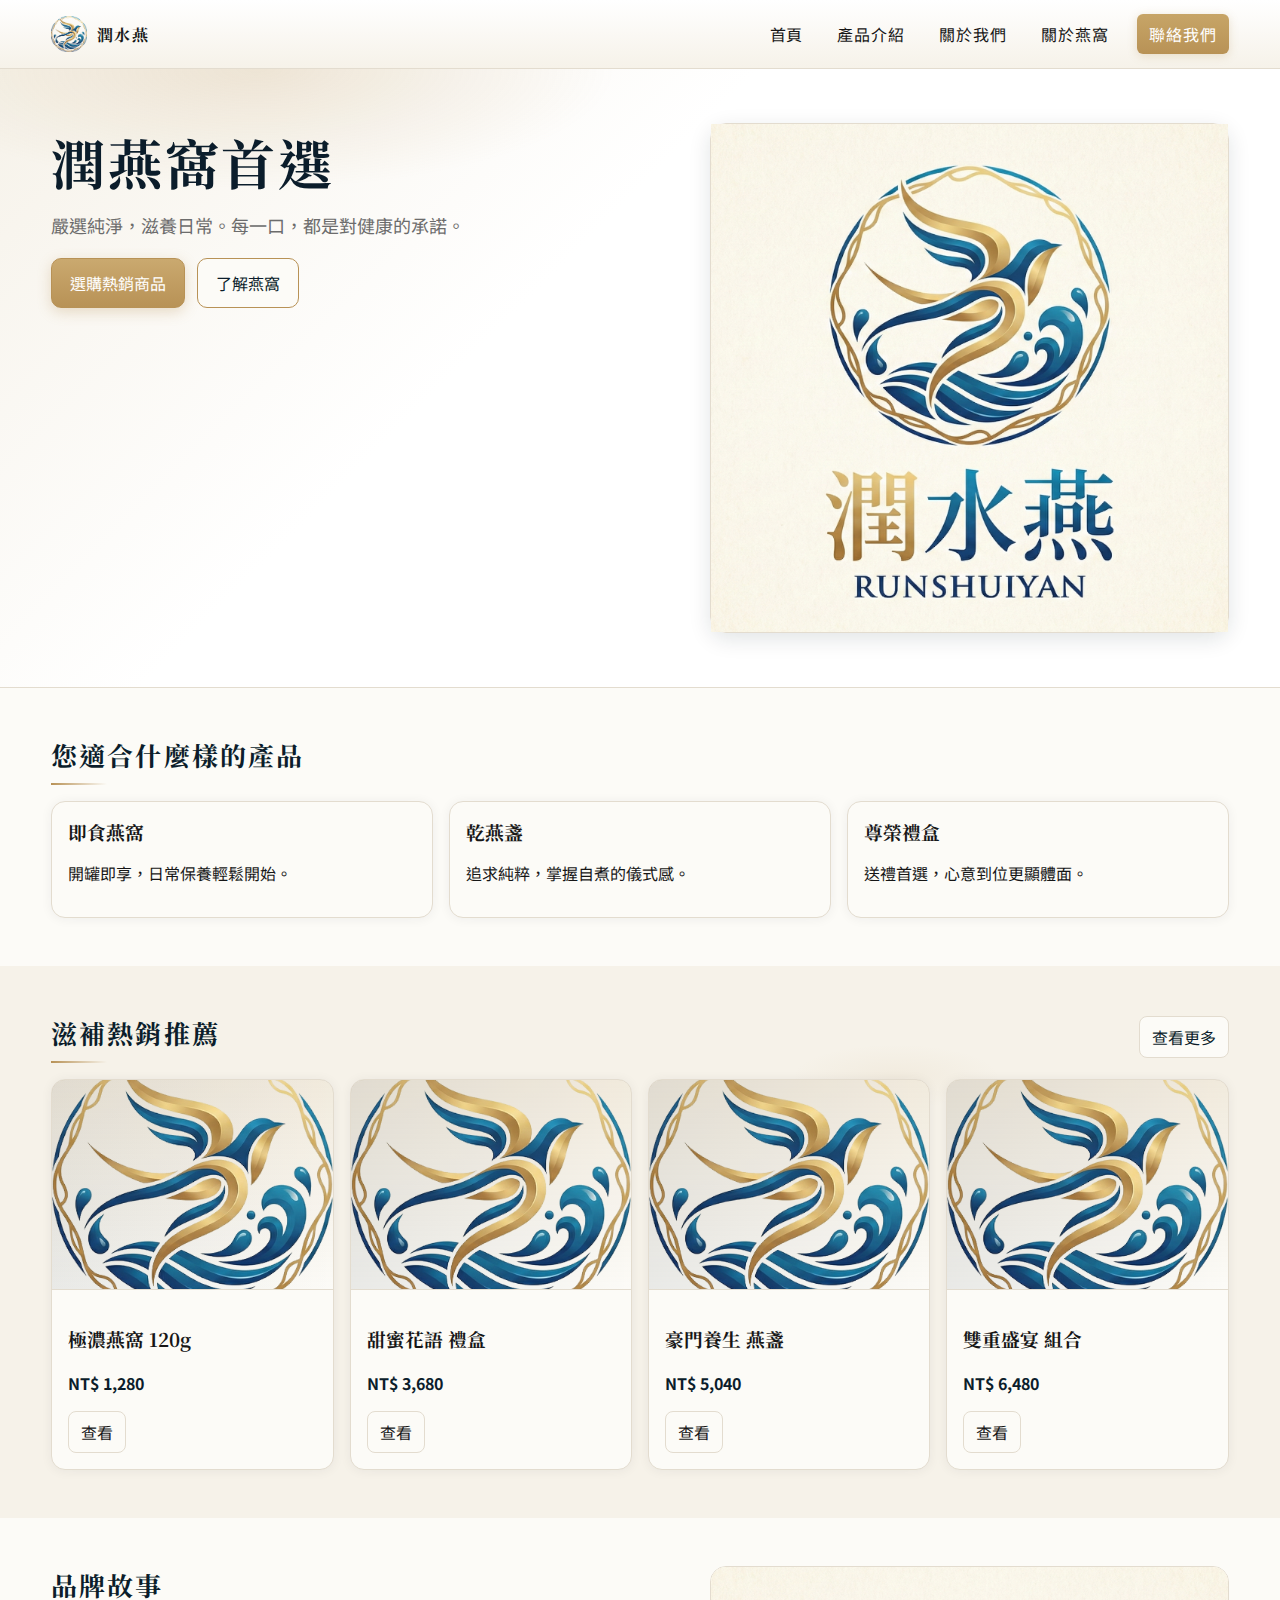
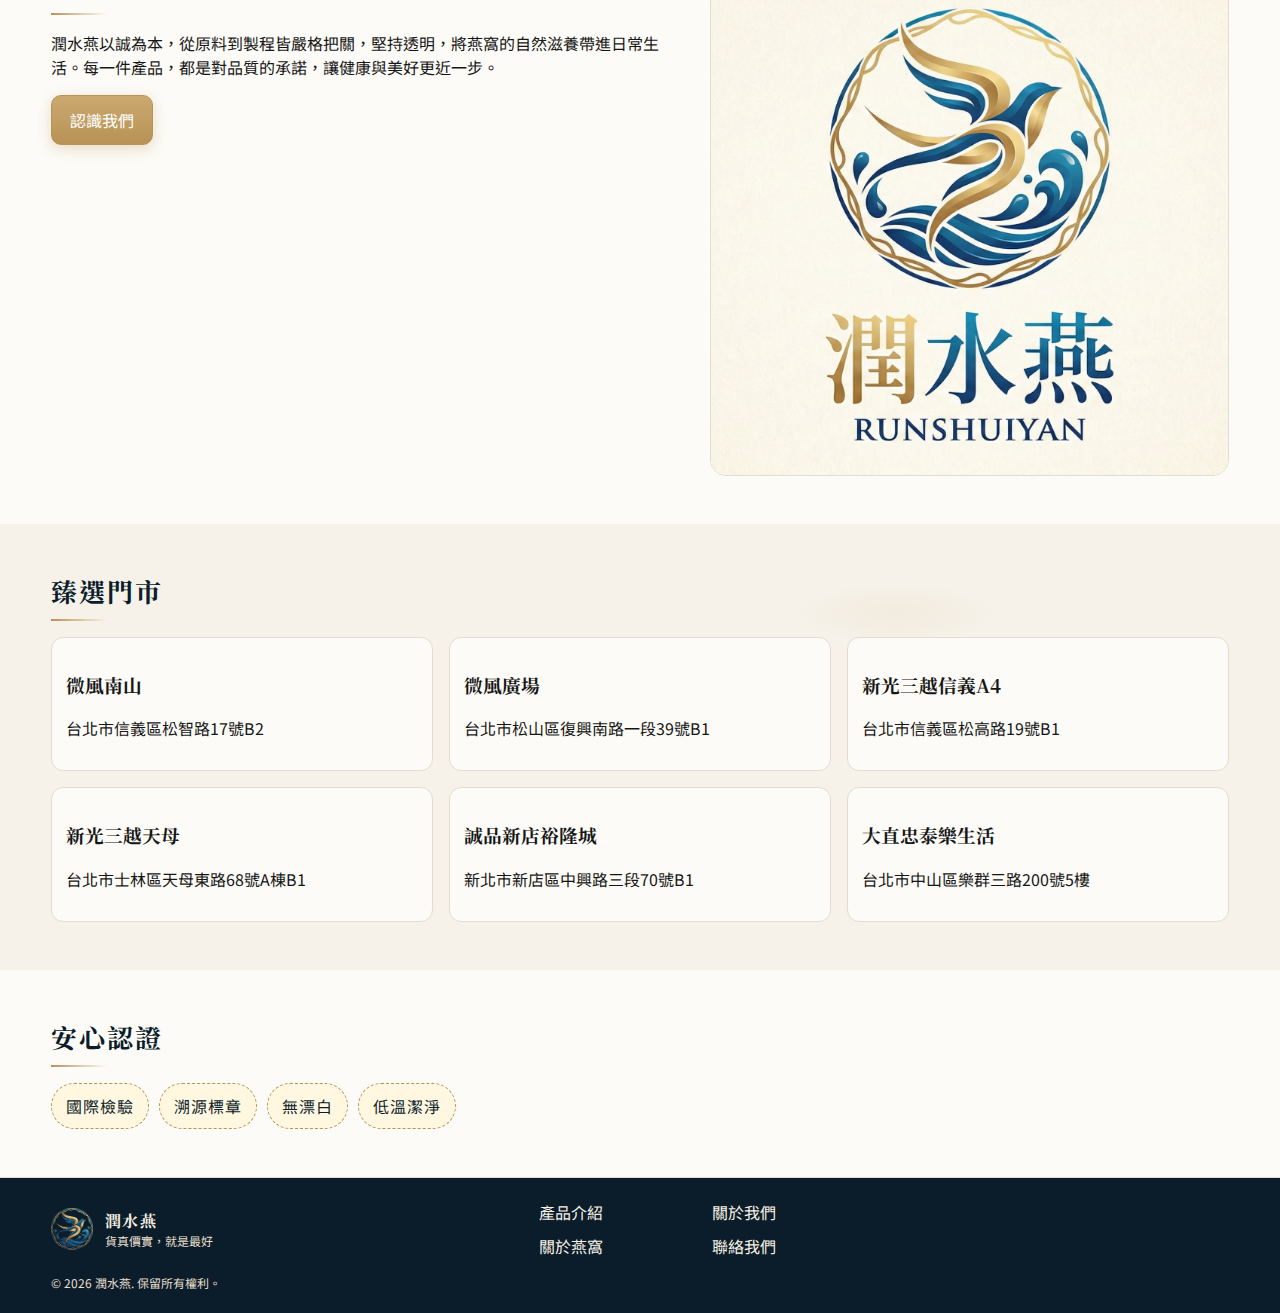
<file: index.html>
<!DOCTYPE html>
<html lang="zh-Hant">
<head>
  <meta charset="utf-8">
  <meta name="viewport" content="width=device-width, initial-scale=1">
  <title>潤水燕｜燕窩形象網站</title>
  <meta name="description" content="潤水燕，專注燕窩的頂級品牌。熱銷商品、品牌故事、安心認證、門市資訊與聯絡我們。">
  <link rel="preconnect" href="https://fonts.googleapis.com">
  <link rel="preconnect" href="https://fonts.gstatic.com" crossorigin>
  <link href="https://fonts.googleapis.com/css2?family=Noto+Sans+TC:wght@300;400;500;700&family=Noto+Serif+TC:wght@400;600;700&display=swap" rel="stylesheet">
  <link rel="stylesheet" href="styles/main.css">
  <link rel="icon" href="logo/LOGO.png" type="image/png">
</head>
<body>
  <header class="site-header">
    <div class="container header-inner">
      <a class="brand" href="index.html">
        <img class="brand-logo" src="logo/LOGO.png" alt="潤水燕品牌標誌">
        <span class="brand-name">潤水燕</span>
      </a>
      <button class="nav-toggle" aria-label="切換選單" aria-expanded="false">☰</button>
      <nav class="site-nav">
        <a href="index.html">首頁</a>
        <a href="products.html">產品介紹</a>
        <a href="about.html">關於我們</a>
        <a href="birdnest.html">關於燕窩</a>
        <a href="contact.html" class="cta-link">聯絡我們</a>
      </nav>
    </div>
  </header>
  <div class="nav-backdrop" aria-hidden="true"></div>

  <main>
    <section class="hero">
      <div class="container hero-inner">
        <div class="hero-text">
          <h1>潤燕窩首選</h1>
          <p>嚴選純淨，滋養日常。每一口，都是對健康的承諾。</p>
          <div class="hero-actions">
            <a class="btn primary" href="products.html">選購熱銷商品</a>
            <a class="btn ghost" href="birdnest.html">了解燕窩</a>
          </div>
        </div>
        <div class="hero-visual">
          <img src="logo/Gemini_Generated_Image_g7a5kkg7a5kkg7a5.png" alt="潤水燕品牌視覺">
        </div>
      </div>
    </section>

    <section class="section">
      <div class="container">
        <h2 class="section-title">您適合什麼樣的產品</h2>
        <div class="cards three">
          <a class="card link-card" href="products.html#ready-to-eat">
            <div class="card-body">
              <h3>即食燕窩</h3>
              <p>開罐即享，日常保養輕鬆開始。</p>
            </div>
          </a>
          <a class="card link-card" href="products.html#dried-nest">
            <div class="card-body">
              <h3>乾燕盞</h3>
              <p>追求純粹，掌握自煮的儀式感。</p>
            </div>
          </a>
          <a class="card link-card" href="products.html#gifting">
            <div class="card-body">
              <h3>尊榮禮盒</h3>
              <p>送禮首選，心意到位更顯體面。</p>
            </div>
          </a>
        </div>
      </div>
    </section>

    <section class="section alt">
      <div class="container">
        <div class="section-head">
          <h2 class="section-title">滋補熱銷推薦</h2>
          <a class="section-cta" href="products.html">查看更多</a>
        </div>
        <div class="cards four">
          <div class="card product">
            <div class="product-thumb">
              <img src="logo/LOGO.png" alt="極濃燕窩 120g">
            </div>
            <div class="card-body">
              <h3>極濃燕窩 120g</h3>
              <p class="price">NT$ 1,280</p>
              <a class="btn small" href="products.html#ready-to-eat">查看</a>
            </div>
          </div>
          <div class="card product">
            <div class="product-thumb">
              <img src="logo/LOGO.png" alt="甜蜜花語 禮盒">
            </div>
            <div class="card-body">
              <h3>甜蜜花語 禮盒</h3>
              <p class="price">NT$ 3,680</p>
              <a class="btn small" href="products.html#gifting">查看</a>
            </div>
          </div>
          <div class="card product">
            <div class="product-thumb">
              <img src="logo/LOGO.png" alt="豪門養生 燕盞">
            </div>
            <div class="card-body">
              <h3>豪門養生 燕盞</h3>
              <p class="price">NT$ 5,040</p>
              <a class="btn small" href="products.html#dried-nest">查看</a>
            </div>
          </div>
          <div class="card product">
            <div class="product-thumb">
              <img src="logo/LOGO.png" alt="雙重盛宴 組合">
            </div>
            <div class="card-body">
              <h3>雙重盛宴 組合</h3>
              <p class="price">NT$ 6,480</p>
              <a class="btn small" href="products.html#bundles">查看</a>
            </div>
          </div>
        </div>
      </div>
    </section>

    <section class="section">
      <div class="container about-split">
        <div class="about-text">
          <h2 class="section-title">品牌故事</h2>
          <p>潤水燕以誠為本，從原料到製程皆嚴格把關，堅持透明，將燕窩的自然滋養帶進日常生活。每一件產品，都是對品質的承諾，讓健康與美好更近一步。</p>
          <div class="about-actions">
            <a class="btn primary" href="about.html">認識我們</a>
          </div>
        </div>
        <div class="about-visual">
          <img src="logo/Gemini_Generated_Image_g7a5kkg7a5kkg7a5.png" alt="潤水燕品牌視覺">
        </div>
      </div>
    </section>

    <section class="section alt">
      <div class="container">
        <h2 class="section-title">臻選門市</h2>
        <div class="stores">
          <div class="store">
            <h3>微風南山</h3>
            <p>台北市信義區松智路17號B2</p>
          </div>
          <div class="store">
            <h3>微風廣場</h3>
            <p>台北市松山區復興南路一段39號B1</p>
          </div>
          <div class="store">
            <h3>新光三越信義A4</h3>
            <p>台北市信義區松高路19號B1</p>
          </div>
          <div class="store">
            <h3>新光三越天母</h3>
            <p>台北市士林區天母東路68號A棟B1</p>
          </div>
          <div class="store">
            <h3>誠品新店裕隆城</h3>
            <p>新北市新店區中興路三段70號B1</p>
          </div>
          <div class="store">
            <h3>大直忠泰樂生活</h3>
            <p>台北市中山區樂群三路200號5樓</p>
          </div>
        </div>
      </div>
    </section>

    <section class="section">
      <div class="container">
        <h2 class="section-title">安心認證</h2>
        <div class="badges">
          <div class="badge">國際檢驗</div>
          <div class="badge">溯源標章</div>
          <div class="badge">無漂白</div>
          <div class="badge">低溫潔淨</div>
        </div>
      </div>
    </section>
  </main>

  <footer class="site-footer">
    <div class="container footer-inner">
      <div class="footer-brand">
        <img src="logo/LOGO.png" alt="潤水燕品牌標誌">
        <div>
          <div class="brand-name">潤水燕</div>
          <div class="brand-slogan">貨真價實，就是最好</div>
        </div>
      </div>
      <div class="footer-links">
        <a href="products.html">產品介紹</a>
        <a href="about.html">關於我們</a>
        <a href="birdnest.html">關於燕窩</a>
        <a href="contact.html">聯絡我們</a>
      </div>
      <div class="footer-copy">© 2026 潤水燕. 保留所有權利。</div>
    </div>
  </footer>

  <script src="scripts/main.js"></script>
</body>
</html>
</file>
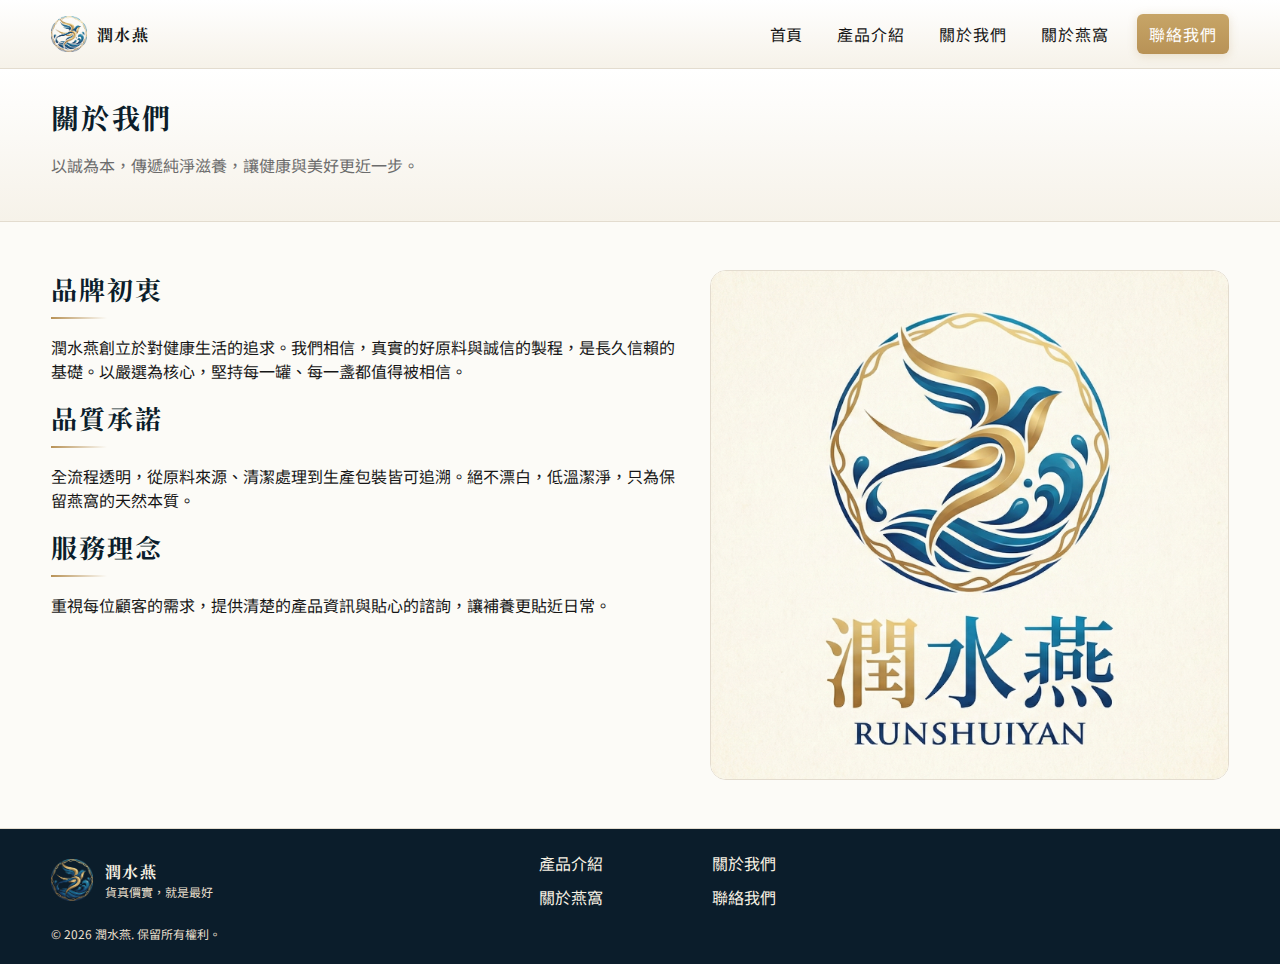
<file: about.html>
<!DOCTYPE html>
<html lang="zh-Hant">
<head>
  <meta charset="utf-8">
  <meta name="viewport" content="width=device-width, initial-scale=1">
  <title>關於我們｜潤水燕</title>
  <meta name="description" content="潤水燕品牌故事與理念，從原料到製程的透明與堅持。">
  <link rel="preconnect" href="https://fonts.googleapis.com">
  <link rel="preconnect" href="https://fonts.gstatic.com" crossorigin>
  <link href="https://fonts.googleapis.com/css2?family=Noto+Sans+TC:wght@300;400;500;700&family=Noto+Serif+TC:wght@400;600;700&display=swap" rel="stylesheet">
  <link rel="stylesheet" href="styles/main.css">
  <link rel="icon" href="logo/LOGO.png" type="image/png">
</head>
<body>
  <header class="site-header">
    <div class="container header-inner">
      <a class="brand" href="index.html">
        <img class="brand-logo" src="logo/LOGO.png" alt="潤水燕品牌標誌">
        <span class="brand-name">潤水燕</span>
      </a>
      <button class="nav-toggle" aria-label="切換選單" aria-expanded="false">☰</button>
      <nav class="site-nav">
        <a href="index.html">首頁</a>
        <a href="products.html">產品介紹</a>
        <a href="about.html">關於我們</a>
        <a href="birdnest.html">關於燕窩</a>
        <a href="contact.html" class="cta-link">聯絡我們</a>
      </nav>
    </div>
  </header>
  <div class="nav-backdrop" aria-hidden="true"></div>

  <div class="page-header">
    <div class="container">
      <h1>關於我們</h1>
      <p class="lead">以誠為本，傳遞純淨滋養，讓健康與美好更近一步。</p>
    </div>
  </div>

  <main>
    <section class="section">
      <div class="container about-split">
        <div>
          <h2 class="section-title">品牌初衷</h2>
          <p>潤水燕創立於對健康生活的追求。我們相信，真實的好原料與誠信的製程，是長久信賴的基礎。以嚴選為核心，堅持每一罐、每一盞都值得被相信。</p>
          <h2 class="section-title">品質承諾</h2>
          <p>全流程透明，從原料來源、清潔處理到生產包裝皆可追溯。絕不漂白，低溫潔淨，只為保留燕窩的天然本質。</p>
          <h2 class="section-title">服務理念</h2>
          <p>重視每位顧客的需求，提供清楚的產品資訊與貼心的諮詢，讓補養更貼近日常。</p>
        </div>
        <div class="about-visual">
          <img src="logo/Gemini_Generated_Image_g7a5kkg7a5kkg7a5.png" alt="潤水燕品牌視覺">
        </div>
      </div>
    </section>
  </main>

  <footer class="site-footer">
    <div class="container footer-inner">
      <div class="footer-brand">
        <img src="logo/LOGO.png" alt="潤水燕品牌標誌">
        <div>
          <div class="brand-name">潤水燕</div>
          <div class="brand-slogan">貨真價實，就是最好</div>
        </div>
      </div>
      <div class="footer-links">
        <a href="products.html">產品介紹</a>
        <a href="about.html">關於我們</a>
        <a href="birdnest.html">關於燕窩</a>
        <a href="contact.html">聯絡我們</a>
      </div>
      <div class="footer-copy">© 2026 潤水燕. 保留所有權利。</div>
    </div>
  </footer>

  <script src="scripts/main.js"></script>
</body>
</html>
</file>
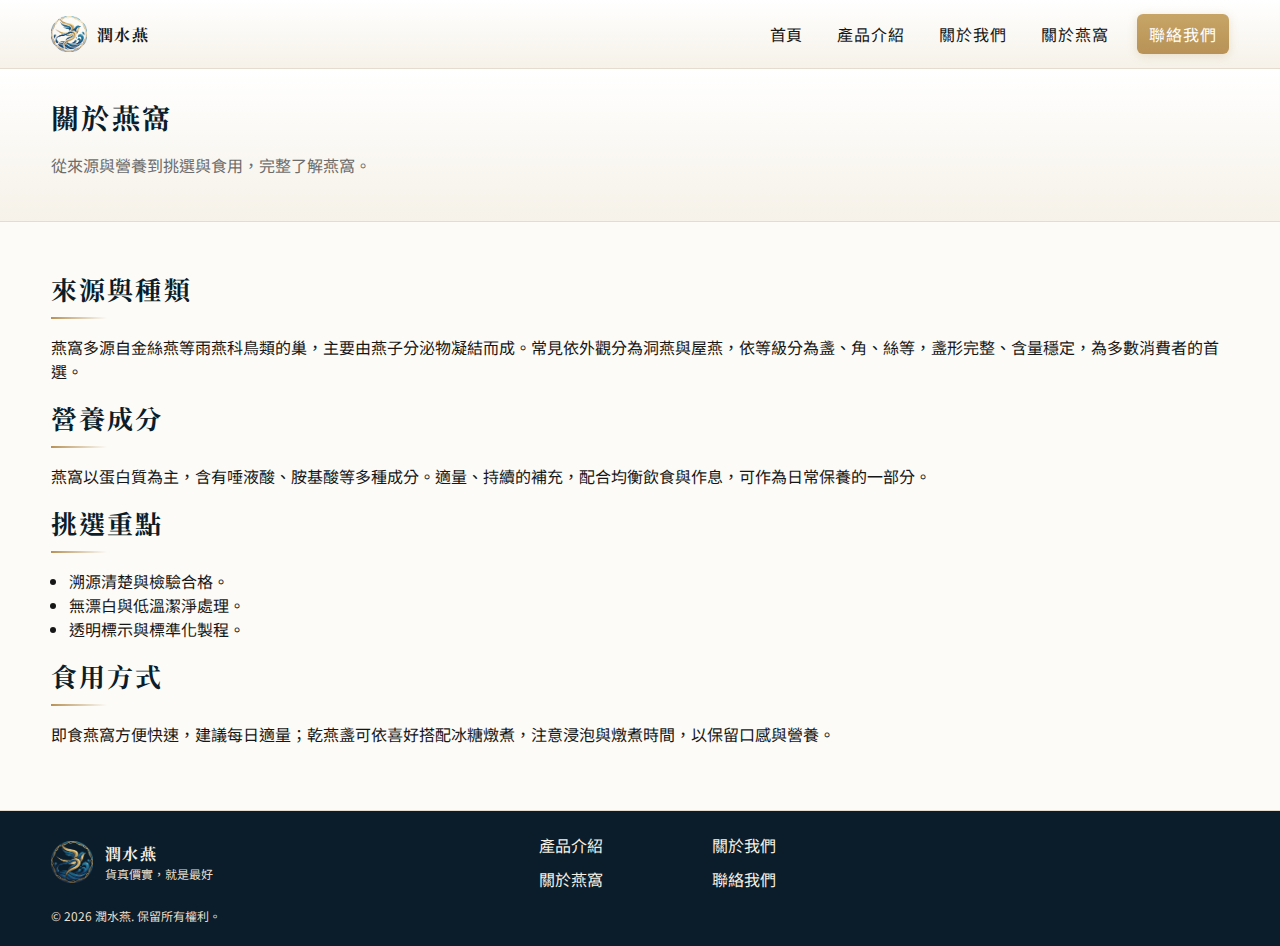
<file: birdnest.html>
<!DOCTYPE html>
<html lang="zh-Hant">
<head>
  <meta charset="utf-8">
  <meta name="viewport" content="width=device-width, initial-scale=1">
  <title>關於燕窩｜潤水燕</title>
  <meta name="description" content="認識燕窩：來源、營養、挑選與食用方式，安心補養更有掌握。">
  <link rel="preconnect" href="https://fonts.googleapis.com">
  <link rel="preconnect" href="https://fonts.gstatic.com" crossorigin>
  <link href="https://fonts.googleapis.com/css2?family=Noto+Sans+TC:wght@300;400;500;700&family=Noto+Serif+TC:wght@400;600;700&display=swap" rel="stylesheet">
  <link rel="stylesheet" href="styles/main.css">
  <link rel="icon" href="logo/LOGO.png" type="image/png">
</head>
<body>
  <header class="site-header">
    <div class="container header-inner">
      <a class="brand" href="index.html">
        <img class="brand-logo" src="logo/LOGO.png" alt="潤水燕品牌標誌">
        <span class="brand-name">潤水燕</span>
      </a>
      <button class="nav-toggle" aria-label="切換選單" aria-expanded="false">☰</button>
      <nav class="site-nav">
        <a href="index.html">首頁</a>
        <a href="products.html">產品介紹</a>
        <a href="about.html">關於我們</a>
        <a href="birdnest.html">關於燕窩</a>
        <a href="contact.html" class="cta-link">聯絡我們</a>
      </nav>
    </div>
  </header>
  <div class="nav-backdrop" aria-hidden="true"></div>

  <div class="page-header">
    <div class="container">
      <h1>關於燕窩</h1>
      <p class="lead">從來源與營養到挑選與食用，完整了解燕窩。</p>
    </div>
  </div>

  <main class="container">
    <section class="section">
      <h2 class="section-title">來源與種類</h2>
      <p>燕窩多源自金絲燕等雨燕科鳥類的巢，主要由燕子分泌物凝結而成。常見依外觀分為洞燕與屋燕，依等級分為盞、角、絲等，盞形完整、含量穩定，為多數消費者的首選。</p>
      <h2 class="section-title">營養成分</h2>
      <p>燕窩以蛋白質為主，含有唾液酸、胺基酸等多種成分。適量、持續的補充，配合均衡飲食與作息，可作為日常保養的一部分。</p>
      <h2 class="section-title">挑選重點</h2>
      <ul style="padding-left:18px;">
        <li>溯源清楚與檢驗合格。</li>
        <li>無漂白與低溫潔淨處理。</li>
        <li>透明標示與標準化製程。</li>
      </ul>
      <h2 class="section-title">食用方式</h2>
      <p>即食燕窩方便快速，建議每日適量；乾燕盞可依喜好搭配冰糖燉煮，注意浸泡與燉煮時間，以保留口感與營養。</p>
    </section>
  </main>

  <footer class="site-footer">
    <div class="container footer-inner">
      <div class="footer-brand">
        <img src="logo/LOGO.png" alt="潤水燕品牌標誌">
        <div>
          <div class="brand-name">潤水燕</div>
          <div class="brand-slogan">貨真價實，就是最好</div>
        </div>
      </div>
      <div class="footer-links">
        <a href="products.html">產品介紹</a>
        <a href="about.html">關於我們</a>
        <a href="birdnest.html">關於燕窩</a>
        <a href="contact.html">聯絡我們</a>
      </div>
      <div class="footer-copy">© 2026 潤水燕. 保留所有權利。</div>
    </div>
  </footer>

  <script src="scripts/main.js"></script>
</body>
</html>
</file>
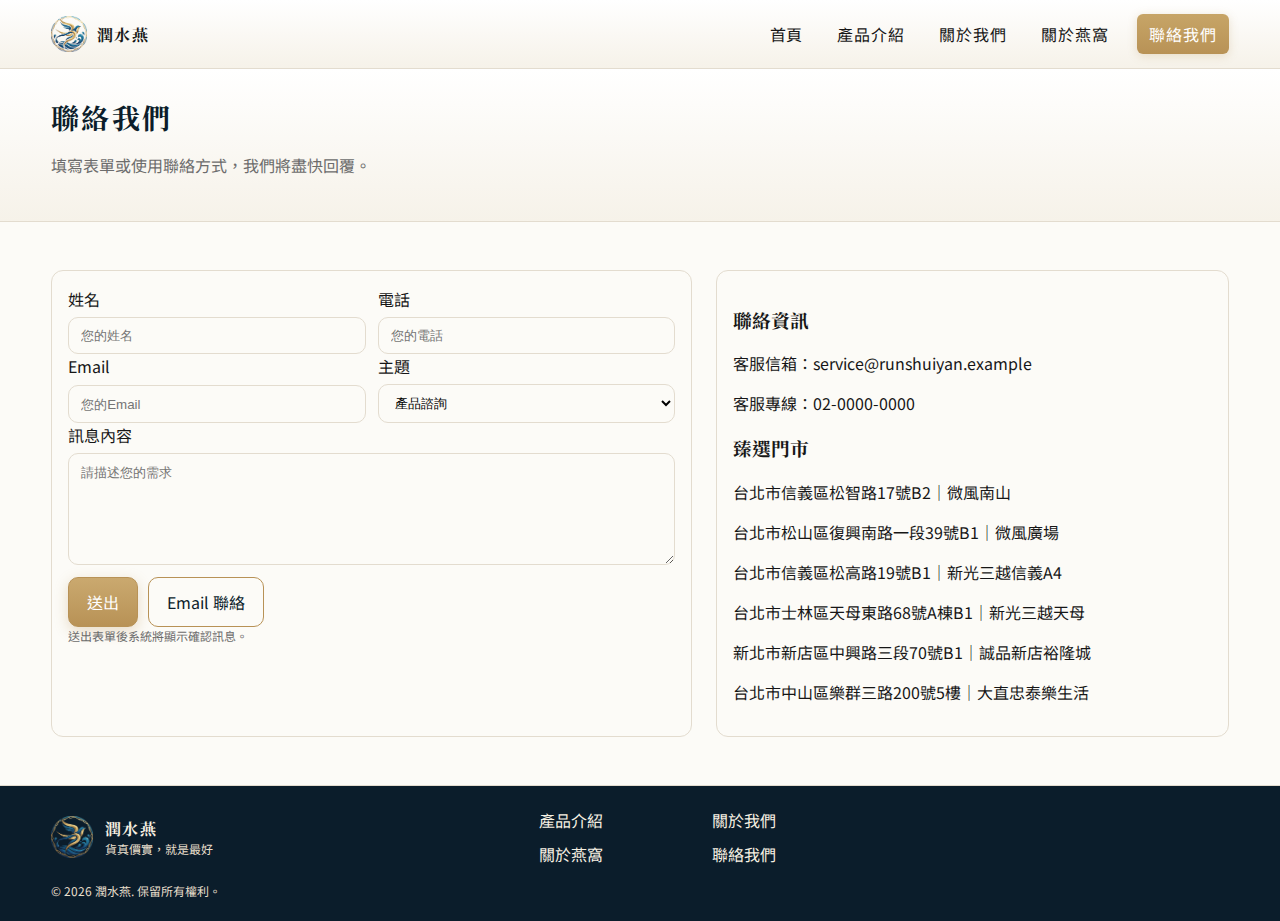
<file: contact.html>
<!DOCTYPE html>
<html lang="zh-Hant">
<head>
  <meta charset="utf-8">
  <meta name="viewport" content="width=device-width, initial-scale=1">
  <title>聯絡我們｜潤水燕</title>
  <meta name="description" content="聯絡潤水燕，取得產品與門市諮詢。">
  <link rel="preconnect" href="https://fonts.googleapis.com">
  <link rel="preconnect" href="https://fonts.gstatic.com" crossorigin>
  <link href="https://fonts.googleapis.com/css2?family=Noto+Sans+TC:wght@300;400;500;700&family=Noto+Serif+TC:wght@400;600;700&display=swap" rel="stylesheet">
  <link rel="stylesheet" href="styles/main.css">
  <link rel="icon" href="logo/LOGO.png" type="image/png">
</head>
<body>
  <header class="site-header">
    <div class="container header-inner">
      <a class="brand" href="index.html">
        <img class="brand-logo" src="logo/LOGO.png" alt="潤水燕品牌標誌">
        <span class="brand-name">潤水燕</span>
      </a>
      <button class="nav-toggle" aria-label="切換選單" aria-expanded="false">☰</button>
      <nav class="site-nav">
        <a href="index.html">首頁</a>
        <a href="products.html">產品介紹</a>
        <a href="about.html">關於我們</a>
        <a href="birdnest.html">關於燕窩</a>
        <a href="contact.html" class="cta-link">聯絡我們</a>
      </nav>
    </div>
  </header>
  <div class="nav-backdrop" aria-hidden="true"></div>

  <div class="page-header">
    <div class="container">
      <h1>聯絡我們</h1>
      <p class="lead">填寫表單或使用聯絡方式，我們將盡快回覆。</p>
    </div>
  </div>

  <main class="container">
    <section class="section contact-grid">
      <div class="contact-card">
        <form id="contact-form">
          <div class="form-row">
            <div class="form-field">
              <label for="name">姓名</label>
              <input id="name" name="name" placeholder="您的姓名" required>
            </div>
            <div class="form-field">
              <label for="phone">電話</label>
              <input id="phone" name="phone" placeholder="您的電話">
            </div>
          </div>
          <div class="form-row">
            <div class="form-field">
              <label for="email">Email</label>
              <input id="email" name="email" type="email" placeholder="您的Email" required>
            </div>
            <div class="form-field">
              <label for="subject">主題</label>
              <select id="subject" name="subject">
                <option value="產品諮詢">產品諮詢</option>
                <option value="門市資訊">門市資訊</option>
                <option value="合作洽談">合作洽談</option>
                <option value="其他">其他</option>
              </select>
            </div>
          </div>
          <div class="form-field">
            <label for="message">訊息內容</label>
            <textarea id="message" name="message" rows="6" placeholder="請描述您的需求" required></textarea>
          </div>
          <div class="form-actions">
            <button class="btn primary" type="submit">送出</button>
            <a class="btn ghost" href="mailto:service@runshuiyan.example">Email 聯絡</a>
          </div>
          <div class="note">送出表單後系統將顯示確認訊息。</div>
        </form>
      </div>
      <div class="contact-card">
        <h3>聯絡資訊</h3>
        <p>客服信箱：service@runshuiyan.example</p>
        <p>客服專線：02-0000-0000</p>
        <h3>臻選門市</h3>
        <p>台北市信義區松智路17號B2｜微風南山</p>
        <p>台北市松山區復興南路一段39號B1｜微風廣場</p>
        <p>台北市信義區松高路19號B1｜新光三越信義A4</p>
        <p>台北市士林區天母東路68號A棟B1｜新光三越天母</p>
        <p>新北市新店區中興路三段70號B1｜誠品新店裕隆城</p>
        <p>台北市中山區樂群三路200號5樓｜大直忠泰樂生活</p>
      </div>
    </section>
  </main>

  <footer class="site-footer">
    <div class="container footer-inner">
      <div class="footer-brand">
        <img src="logo/LOGO.png" alt="潤水燕品牌標誌">
        <div>
          <div class="brand-name">潤水燕</div>
          <div class="brand-slogan">貨真價實，就是最好</div>
        </div>
      </div>
      <div class="footer-links">
        <a href="products.html">產品介紹</a>
        <a href="about.html">關於我們</a>
        <a href="birdnest.html">關於燕窩</a>
        <a href="contact.html">聯絡我們</a>
      </div>
      <div class="footer-copy">© 2026 潤水燕. 保留所有權利。</div>
    </div>
  </footer>

  <script src="scripts/main.js"></script>
</body>
</html>
</file>
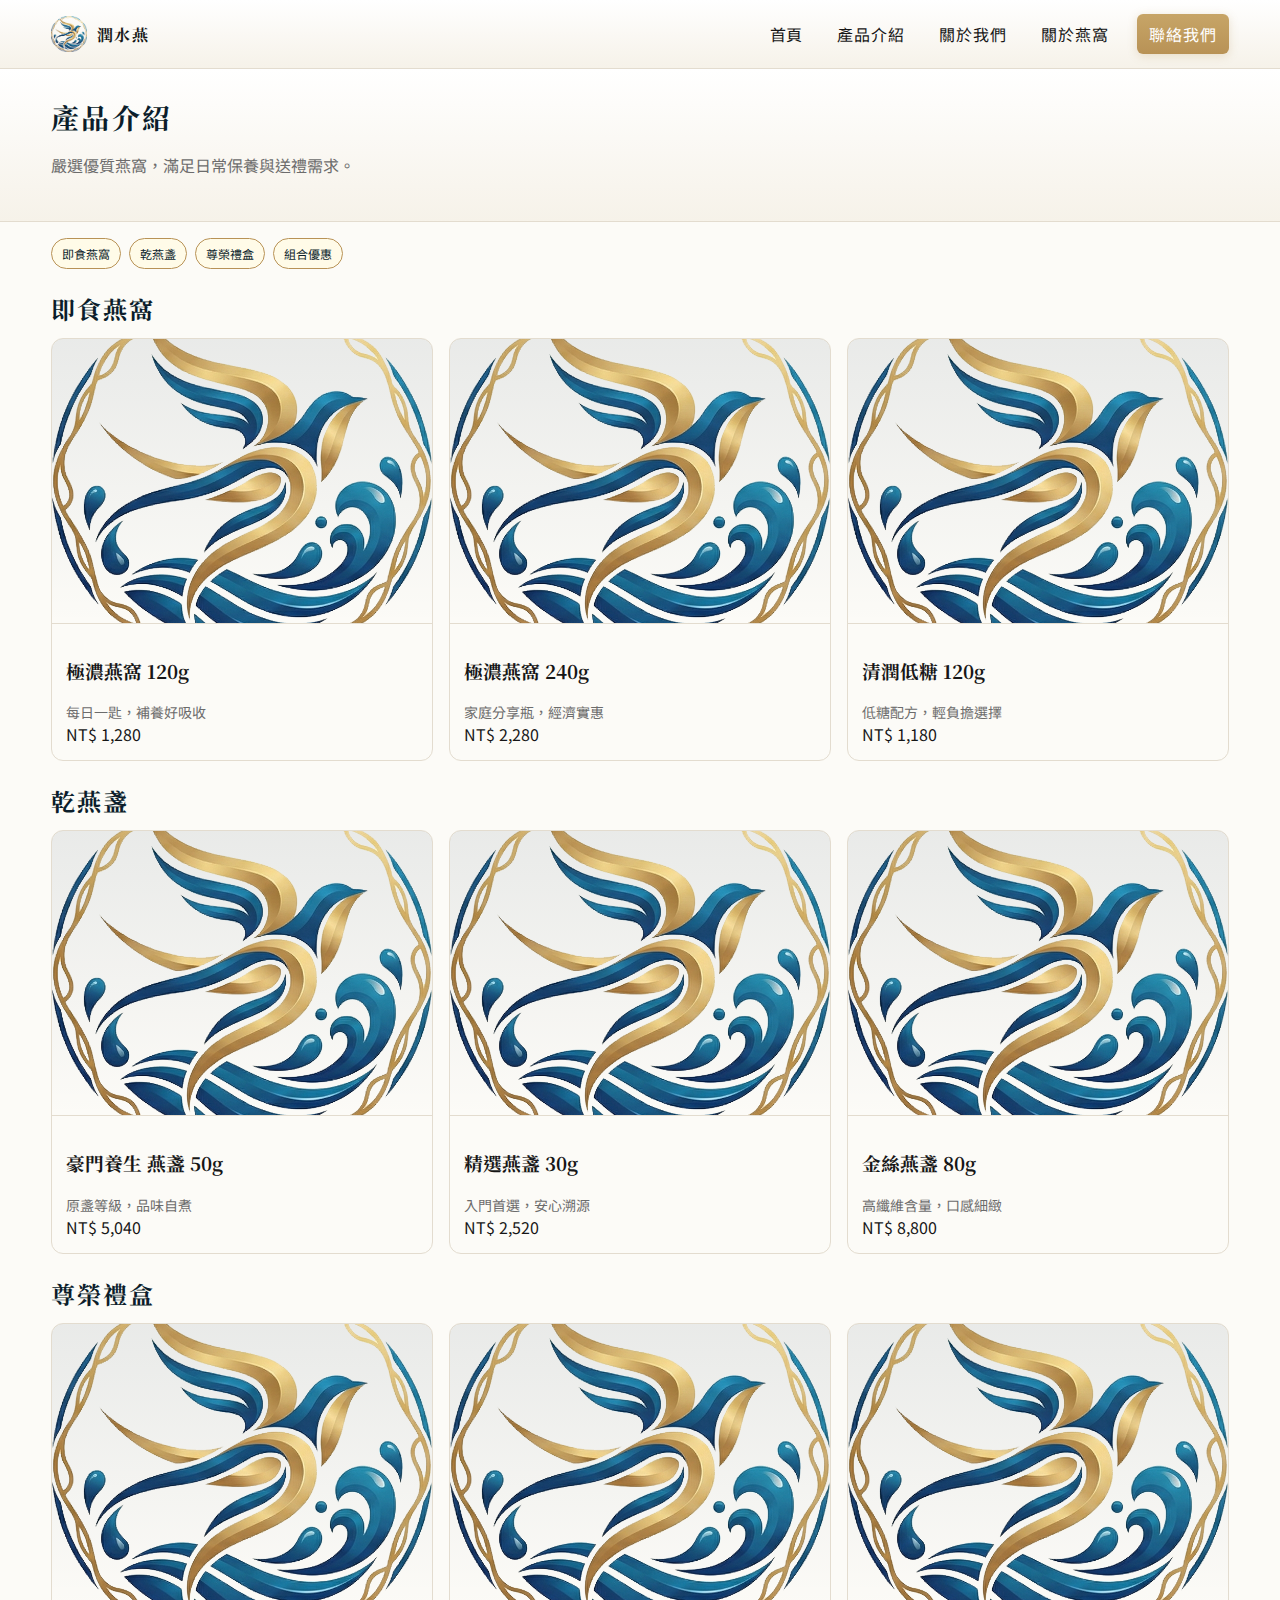
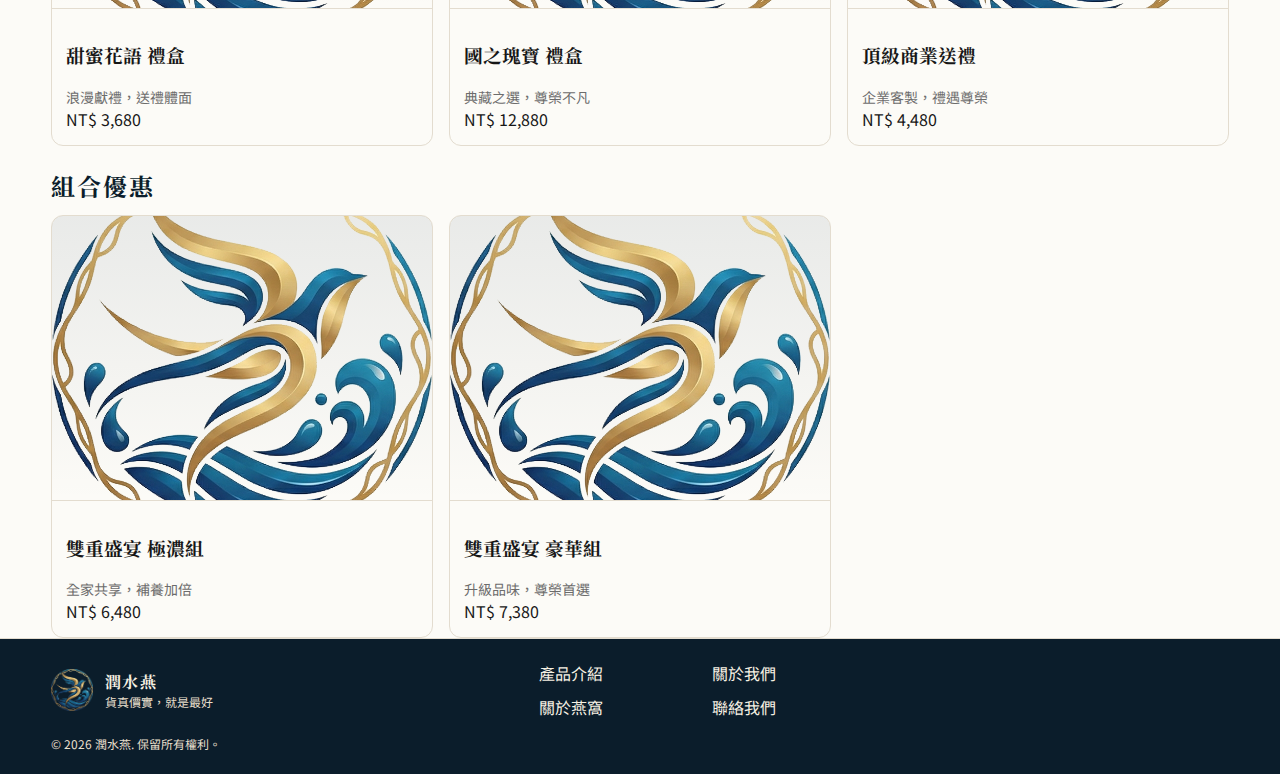
<file: products.html>
<!DOCTYPE html>
<html lang="zh-Hant">
<head>
  <meta charset="utf-8">
  <meta name="viewport" content="width=device-width, initial-scale=1">
  <title>產品介紹｜潤水燕</title>
  <meta name="description" content="潤水燕產品介紹：即食燕窩、乾燕盞、尊榮禮盒與組合。">
  <link rel="preconnect" href="https://fonts.googleapis.com">
  <link rel="preconnect" href="https://fonts.gstatic.com" crossorigin>
  <link href="https://fonts.googleapis.com/css2?family=Noto+Sans+TC:wght@300;400;500;700&family=Noto+Serif+TC:wght@400;600;700&display=swap" rel="stylesheet">
  <link rel="stylesheet" href="styles/main.css">
  <link rel="icon" href="logo/LOGO.png" type="image/png">
</head>
<body>
  <header class="site-header">
    <div class="container header-inner">
      <a class="brand" href="index.html">
        <img class="brand-logo" src="logo/LOGO.png" alt="潤水燕品牌標誌">
        <span class="brand-name">潤水燕</span>
      </a>
      <button class="nav-toggle" aria-label="切換選單" aria-expanded="false">☰</button>
      <nav class="site-nav">
        <a href="index.html">首頁</a>
        <a href="products.html">產品介紹</a>
        <a href="about.html">關於我們</a>
        <a href="birdnest.html">關於燕窩</a>
        <a href="contact.html" class="cta-link">聯絡我們</a>
      </nav>
    </div>
  </header>
  <div class="nav-backdrop" aria-hidden="true"></div>

  <div class="page-header">
    <div class="container">
      <h1>產品介紹</h1>
      <p class="lead">嚴選優質燕窩，滿足日常保養與送禮需求。</p>
    </div>
  </div>

  <main class="container">
    <div class="pill-bar" style="display:flex;gap:8px;margin:16px 0;">
      <a class="pill" href="#ready-to-eat">即食燕窩</a>
      <a class="pill" href="#dried-nest">乾燕盞</a>
      <a class="pill" href="#gifting">尊榮禮盒</a>
      <a class="pill" href="#bundles">組合優惠</a>
    </div>

    <h2 id="ready-to-eat" class="group-title">即食燕窩</h2>
    <div class="product-grid">
      <div class="product-card">
        <div class="thumb"><img src="logo/LOGO.png" alt="極濃燕窩 120g"></div>
        <div class="body">
          <h3>極濃燕窩 120g</h3>
          <div class="meta">每日一匙，補養好吸收</div>
          <div class="price">NT$ 1,280</div>
        </div>
      </div>
      <div class="product-card">
        <div class="thumb"><img src="logo/LOGO.png" alt="極濃燕窩 240g"></div>
        <div class="body">
          <h3>極濃燕窩 240g</h3>
          <div class="meta">家庭分享瓶，經濟實惠</div>
          <div class="price">NT$ 2,280</div>
        </div>
      </div>
      <div class="product-card">
        <div class="thumb"><img src="logo/LOGO.png" alt="清潤低糖 120g"></div>
        <div class="body">
          <h3>清潤低糖 120g</h3>
          <div class="meta">低糖配方，輕負擔選擇</div>
          <div class="price">NT$ 1,180</div>
        </div>
      </div>
    </div>

    <h2 id="dried-nest" class="group-title">乾燕盞</h2>
    <div class="product-grid">
      <div class="product-card">
        <div class="thumb"><img src="logo/LOGO.png" alt="豪門養生 燕盞 50g"></div>
        <div class="body">
          <h3>豪門養生 燕盞 50g</h3>
          <div class="meta">原盞等級，品味自煮</div>
          <div class="price">NT$ 5,040</div>
        </div>
      </div>
      <div class="product-card">
        <div class="thumb"><img src="logo/LOGO.png" alt="精選燕盞 30g"></div>
        <div class="body">
          <h3>精選燕盞 30g</h3>
          <div class="meta">入門首選，安心溯源</div>
          <div class="price">NT$ 2,520</div>
        </div>
      </div>
      <div class="product-card">
        <div class="thumb"><img src="logo/LOGO.png" alt="金絲燕盞 80g"></div>
        <div class="body">
          <h3>金絲燕盞 80g</h3>
          <div class="meta">高纖維含量，口感細緻</div>
          <div class="price">NT$ 8,800</div>
        </div>
      </div>
    </div>

    <h2 id="gifting" class="group-title">尊榮禮盒</h2>
    <div class="product-grid">
      <div class="product-card">
        <div class="thumb"><img src="logo/LOGO.png" alt="甜蜜花語 禮盒"></div>
        <div class="body">
          <h3>甜蜜花語 禮盒</h3>
          <div class="meta">浪漫獻禮，送禮體面</div>
          <div class="price">NT$ 3,680</div>
        </div>
      </div>
      <div class="product-card">
        <div class="thumb"><img src="logo/LOGO.png" alt="國之瑰寶 禮盒"></div>
        <div class="body">
          <h3>國之瑰寶 禮盒</h3>
          <div class="meta">典藏之選，尊榮不凡</div>
          <div class="price">NT$ 12,880</div>
        </div>
      </div>
      <div class="product-card">
        <div class="thumb"><img src="logo/LOGO.png" alt="頂級商業送禮"></div>
        <div class="body">
          <h3>頂級商業送禮</h3>
          <div class="meta">企業客製，禮遇尊榮</div>
          <div class="price">NT$ 4,480</div>
        </div>
      </div>
    </div>

    <h2 id="bundles" class="group-title">組合優惠</h2>
    <div class="product-grid">
      <div class="product-card">
        <div class="thumb"><img src="logo/LOGO.png" alt="雙重盛宴 極濃組"></div>
        <div class="body">
          <h3>雙重盛宴 極濃組</h3>
          <div class="meta">全家共享，補養加倍</div>
          <div class="price">NT$ 6,480</div>
        </div>
      </div>
      <div class="product-card">
        <div class="thumb"><img src="logo/LOGO.png" alt="雙重盛宴 豪華組"></div>
        <div class="body">
          <h3>雙重盛宴 豪華組</h3>
          <div class="meta">升級品味，尊榮首選</div>
          <div class="price">NT$ 7,380</div>
        </div>
      </div>
    </div>
  </main>

  <footer class="site-footer">
    <div class="container footer-inner">
      <div class="footer-brand">
        <img src="logo/LOGO.png" alt="潤水燕品牌標誌">
        <div>
          <div class="brand-name">潤水燕</div>
          <div class="brand-slogan">貨真價實，就是最好</div>
        </div>
      </div>
      <div class="footer-links">
        <a href="products.html">產品介紹</a>
        <a href="about.html">關於我們</a>
        <a href="birdnest.html">關於燕窩</a>
        <a href="contact.html">聯絡我們</a>
      </div>
      <div class="footer-copy">© 2026 潤水燕. 保留所有權利。</div>
    </div>
  </footer>

  <script src="scripts/main.js"></script>
</body>
</html>
</file>
<file: styles/main.css>
:root {
  --bg: #fff;
  --text: #1f1f1f;
  --muted: #6a6a6a;
  --brand: #0a2540;
  --accent: #c8a96e;
  --surface: #f7f4ed;
  --line: #e6e0d6;
  --danger: #b00020;
}
* { box-sizing: border-box }
html, body { height: 100% }
body {
  margin: 0;
  font-family: "Noto Sans TC", system-ui, -apple-system, Segoe UI, Roboto, "Helvetica Neue", Arial, "微軟正黑體", "Noto Sans", sans-serif;
  color: var(--text);
  background: var(--bg);
}
a { color: inherit; text-decoration: none }
img { max-width: 100%; display: block }
button { font: inherit }
.container { width: min(1200px, 92%); margin: 0 auto }

.site-header {
  position: sticky;
  top: 0;
  z-index: 30;
  background: var(--bg);
  border-bottom: 1px solid var(--line);
}
.header-inner {
  display: flex;
  align-items: center;
  justify-content: space-between;
  padding: 14px 0;
}
.brand { display: inline-flex; align-items: center; gap: 10px }
.brand-logo { height: 36px; width: auto; object-fit: contain }
.brand-name { font-weight: 700; letter-spacing: 0.08em }
.nav-toggle {
  display: none;
  width: 40px;
  height: 40px;
  border: 1px solid var(--line);
  background: var(--bg);
  border-radius: 8px;
}
.site-nav { display: flex; align-items: center; gap: 22px }
.site-nav a { padding: 8px 6px; border-radius: 6px }
.site-nav a:hover { background: var(--surface) }
.site-nav .cta-link {
  color: var(--bg);
  background: var(--brand);
  padding: 8px 12px;
}
.site-nav .cta-link:hover { background: #0d3159 }

.hero {
  background: linear-gradient(135deg, var(--surface), #ffffff 40%), radial-gradient(1000px 300px at 20% 0%, rgba(200,169,110,0.18), transparent 40%);
  border-bottom: 1px solid var(--line);
}
.hero-inner { display: grid; grid-template-columns: 1fr; gap: 24px; padding: 54px 0 }
.hero-visual {
  border: 1px solid var(--line);
  border-radius: 16px;
  min-height: 260px;
  background-size: cover;
  background-position: center;
  box-shadow: 0 6px 22px rgba(11,29,43,.12);
}
.hero-text h1 {
  margin: 0 0 12px;
  font-size: clamp(32px, 4.5vw, 54px);
  color: var(--brand);
  letter-spacing: .06em;
}
.hero-text p {
  margin: 0 0 20px;
  color: var(--muted);
  font-size: 18px;
}
.hero-actions { display: flex; gap: 12px; flex-wrap: wrap }
.btn {
  display: inline-block;
  padding: 12px 18px;
  border-radius: 10px;
  border: 1px solid var(--line);
  background: var(--bg);
}
.btn.primary {
  background: var(--brand);
  border-color: var(--brand);
  color: var(--bg);
}
.btn.ghost {
  background: var(--bg);
  color: var(--brand);
}
.btn.small { padding: 8px 12px; border-radius: 8px }

.section { padding: 48px 0 }
.section.alt { background: var(--surface) }
.section-title {
  margin: 0 0 16px;
  font-size: 26px;
  letter-spacing: .08em;
  color: var(--brand);
}
.section-title::after {
  content: "";
  display: block;
  width: 56px;
  height: 2px;
  background: linear-gradient(90deg, var(--accent), transparent);
  margin-top: 10px;
}
.section-head {
  display: flex;
  align-items: baseline;
  justify-content: space-between;
  gap: 16px;
}
.section-cta {
  color: var(--brand);
  padding: 8px 12px;
  border: 1px solid var(--line);
  border-radius: 8px;
  background: var(--bg);
}

.cards { display: grid; gap: 16px }
.cards.three { grid-template-columns: repeat(3, 1fr) }
.cards.four { grid-template-columns: repeat(4, 1fr) }
.card {
  border: 1px solid var(--line);
  border-radius: 14px;
  background: var(--bg);
  overflow: hidden;
}
.card-body { padding: 16px }
.link-card .card-body h3 { margin: 0 0 6px }
.product-thumb {
  aspect-ratio: 4/3;
  background: linear-gradient(180deg, rgba(200,169,110,0.18), transparent);
}
.product-thumb img,
.product-card .thumb img {
  width: 100%;
  height: 100%;
  object-fit: cover;
  display: block;
  border-bottom: 1px solid var(--line);
}
.product .price { color: var(--brand); font-weight: 700 }

.about-split {
  display: grid;
  grid-template-columns: 1.1fr .9fr;
  gap: 24px;
}
.about-actions { display: flex; gap: 12px; margin-top: 8px }
.about-visual {
  border-radius: 16px;
  border: 1px solid var(--line);
  background:
    radial-gradient(220px 80px at 70% 20%, rgba(10,37,64,.08), transparent 40%),
    linear-gradient(135deg, var(--surface), #fff 60%);
  min-height: 220px;
  overflow: hidden;
}
.placeholder {
  background:
    repeating-linear-gradient(45deg, rgba(200,169,110,0.12) 0 12px, transparent 12px 24px),
    linear-gradient(135deg, #ffffff, var(--surface));
}
.about-visual img {
  width: 100%;
  height: 100%;
  object-fit: contain;
  display: block;
  background: #fffdf4;
}

.stores {
  display: grid;
  grid-template-columns: repeat(3, 1fr);
  gap: 16px;
}
.store {
  border: 1px solid var(--line);
  border-radius: 12px;
  padding: 14px;
  background: var(--bg);
}
.badges { display: flex; gap: 10px; flex-wrap: wrap }
.badge {
  border: 1px dashed var(--accent);
  color: var(--brand);
  padding: 10px 14px;
  border-radius: 999px;
  background: #fffbe8;
}

.site-footer {
  border-top: 1px solid var(--line);
  background: var(--bg);
}
.footer-inner {
  display: grid;
  grid-template-columns: 1.4fr 1fr 1fr;
  gap: 16px;
  padding: 22px 0;
}
.footer-brand { display: flex; align-items: center; gap: 12px }
.footer-brand img { height: 42px; width: auto; object-fit: contain }
.brand-slogan { color: var(--muted); font-size: 12px }
.footer-links { display: grid; grid-template-columns: 1fr 1fr; gap: 10px }
.footer-copy { grid-column: 1 / -1; color: var(--muted); font-size: 12px }

.page-header {
  background: var(--surface);
  border-bottom: 1px solid var(--line);
}
.page-header .container { padding: 28px 0 }
.page-header h1 {
  margin: 0;
  color: var(--brand);
  letter-spacing: .08em;
  font-size: 28px;
}
.lead { color: var(--muted) }

.product-grid { display: grid; grid-template-columns: repeat(3, 1fr); gap: 16px }
.product-card { border: 1px solid var(--line); border-radius: 12px; overflow: hidden; background: var(--bg) }
.product-card .thumb { aspect-ratio: 4/3; background: linear-gradient(180deg, rgba(10,37,64,0.08), transparent) }
.product-card .body { padding: 14px }
.product-card .meta { color: var(--muted); font-size: 14px }
.pill {
  display: inline-block;
  padding: 6px 10px;
  border-radius: 999px;
  border: 1px solid var(--line);
  color: var(--brand);
  background: var(--bg);
  font-size: 12px;
}
.group-title {
  margin: 22px 0 12px;
  color: var(--brand);
  letter-spacing: .08em;
}

.contact-grid { display: grid; grid-template-columns: 1fr .8fr; gap: 24px }
.contact-card { border: 1px solid var(--line); border-radius: 12px; padding: 16px; background: var(--bg) }
.form-row { display: grid; grid-template-columns: 1fr 1fr; gap: 12px }
.form-field { display: grid; gap: 6px }
.form-field input, .form-field textarea, .form-field select {
  width: 100%;
  padding: 10px 12px;
  border-radius: 10px;
  border: 1px solid var(--line);
  background: var(--bg);
}
.form-actions { display: flex; gap: 10px; margin-top: 12px }
.note { color: var(--muted); font-size: 12px }

@media (max-width: 992px) {
  .cards.four { grid-template-columns: repeat(3, 1fr) }
  .stores { grid-template-columns: repeat(2, 1fr) }
  .footer-inner { grid-template-columns: 1fr 1fr }
  .about-split { grid-template-columns: 1fr }
  .contact-grid { grid-template-columns: 1fr }
}
@media (max-width: 768px) {
  .site-nav {
    display: none;
    position: fixed;
    top: 60px;
    left: 0;
    width: 100%;
    padding: 12px;
    background: var(--bg);
    border-bottom: 1px solid var(--line);
    box-shadow: 0 12px 24px rgba(11,29,43,.14);
    flex-direction: column;
    gap: 8px;
    z-index: 40;
  }
  .site-nav.open { display: flex; animation: slideDown .18s ease-out }
  .site-nav a { padding: 14px 12px; border: 1px solid var(--line); border-radius: 12px; background: #fff }
  .site-nav a:hover { background: #fffbe8; border-color: var(--accent) }
  .site-nav .cta-link { background: linear-gradient(180deg, #caa96f, var(--accent)); color: #fff; border: none }
  .nav-backdrop {
    display: none;
    position: fixed;
    inset: 0;
    background: rgba(11,29,43,.35);
    backdrop-filter: blur(2px);
    z-index: 35;
  }
  .nav-backdrop.show { display: block }
  .nav-toggle { display: inline-block }
  body.nav-open { overflow: hidden }
  .nav-toggle { display: inline-block }
  .cards.three { grid-template-columns: repeat(2, 1fr) }
  .product-grid { grid-template-columns: repeat(2, 1fr) }
  .form-row { grid-template-columns: 1fr }
  .hero-inner { grid-template-columns: 1fr }
}
@media (max-width: 520px) {
  .cards.four { grid-template-columns: 1fr 1fr }
  .cards.three { grid-template-columns: 1fr }
  .product-grid { grid-template-columns: 1fr }
}

:root {
  --bg: #fcfbf7;
  --text: #161616;
  --muted: #6c6c6c;
  --brand: #0b1d2b;
  --accent: #b89256;
  --surface: #f6f2e9;
  --line: #e3dccf;
}

h1, h2, h3, h4, .brand-name {
  font-family: "Noto Serif TC", "Noto Sans TC", system-ui, -apple-system, Segoe UI, Roboto, "Helvetica Neue", Arial, "微軟正黑體", "Noto Sans", sans-serif;
}

.site-header {
  background: linear-gradient(180deg, #ffffff, var(--surface));
  border-bottom: 1px solid var(--line);
}
.site-nav a {
  letter-spacing: .06em;
}
.site-nav a:hover {
  background: transparent;
  color: var(--accent);
}
.site-nav .cta-link {
  background: linear-gradient(180deg, #c7a567, var(--accent));
  border: none;
  color: #fff;
  box-shadow: 0 2px 10px rgba(184,146,86,.25);
}
.site-nav .cta-link:hover {
  filter: brightness(1.06);
}

.hero {
  background:
    radial-gradient(900px 300px at 20% 0%, rgba(184,146,86,.18), transparent 40%),
    linear-gradient(135deg, var(--surface), #ffffff 40%);
}
.hero-inner { grid-template-columns: 1.1fr .9fr }
.hero-text h1 {
  color: var(--brand);
  letter-spacing: .05em;
}
.btn {
  transition: transform .12s ease, box-shadow .12s ease, filter .12s ease;
}
.btn.primary {
  background: linear-gradient(180deg, #caa96f, var(--accent));
  border-color: var(--accent);
  color: #fff;
  box-shadow: 0 4px 14px rgba(184,146,86,.3);
}
.btn.primary:hover {
  filter: brightness(1.05);
  transform: translateY(-1px);
}
.btn.ghost {
  border-color: var(--accent);
  color: var(--brand);
}
.btn.ghost:hover {
  background: #fffbe8;
}

.card {
  box-shadow: 0 1px 12px rgba(11,29,43,.06);
}
.product-thumb {
  background:
    linear-gradient(180deg, rgba(184,146,86,0.16), transparent),
    linear-gradient(90deg, rgba(11,29,43,0.08), transparent);
}
.section.alt {
  background:
    radial-gradient(260px 80px at 70% 20%, rgba(184,146,86,.07), transparent 40%),
    var(--surface);
}

.badge {
  border-color: var(--accent);
  background: #fff7e0;
  letter-spacing: .06em;
}

.site-footer {
  background: var(--brand);
  color: #f7f1e3;
}
.footer-links a {
  color: #f7f1e3;
}
.footer-links a:hover {
  color: #ffefc4;
}
.brand-slogan, .footer-copy {
  color: #e8dfcc;
}
.footer-brand .brand-name {
  color: #f7f1e3;
}

.page-header {
  background:
    linear-gradient(180deg, #ffffff, var(--surface));
  border-bottom: 1px solid var(--line);
}
.pill {
  border-color: var(--accent);
  color: var(--brand);
  background: #fffbe8;
}

@keyframes slideDown {
  from { opacity: 0; transform: translateY(-8px) }
  to { opacity: 1; transform: translateY(0) }
}
</file>
